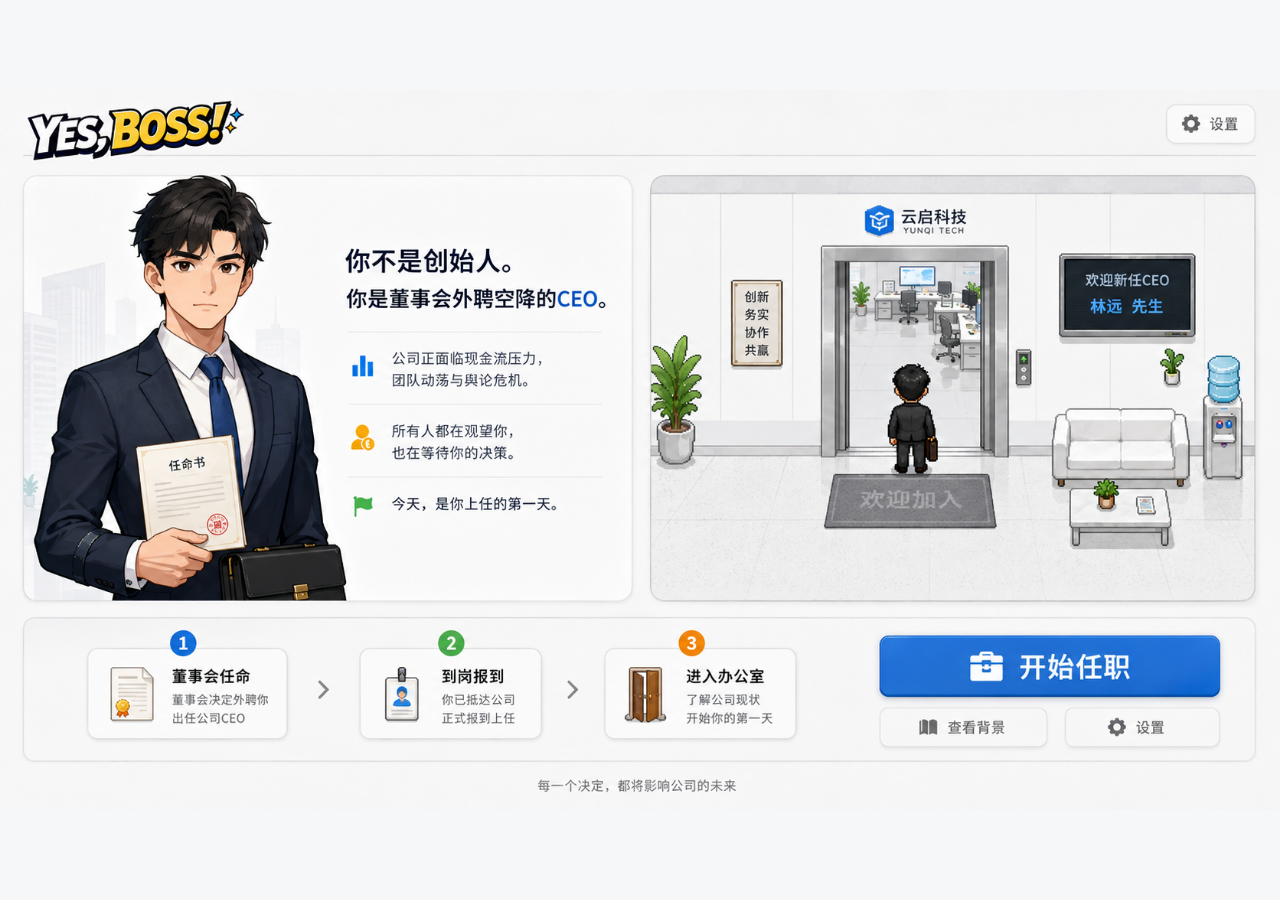
<file: index.html>
<!doctype html>
<html lang="zh-CN">
  <head>
    <meta charset="UTF-8" />
    <meta name="viewport" content="width=device-width, initial-scale=1.0" />
    <title>YESBOSS 开始任职</title>
    <link rel="stylesheet" href="./style.css?v=start-office" />
  </head>
  <body class="start-page">
    <main class="start-screen" aria-label="YESBOSS 任职入口">
      <img src="./assets/home-start.png" alt="YESBOSS 新任 CEO 任职首页" />
      <a class="start-job-link" href="./office.html" aria-label="开始任职，进入办公室"></a>
    </main>
  </body>
</html>
</file>
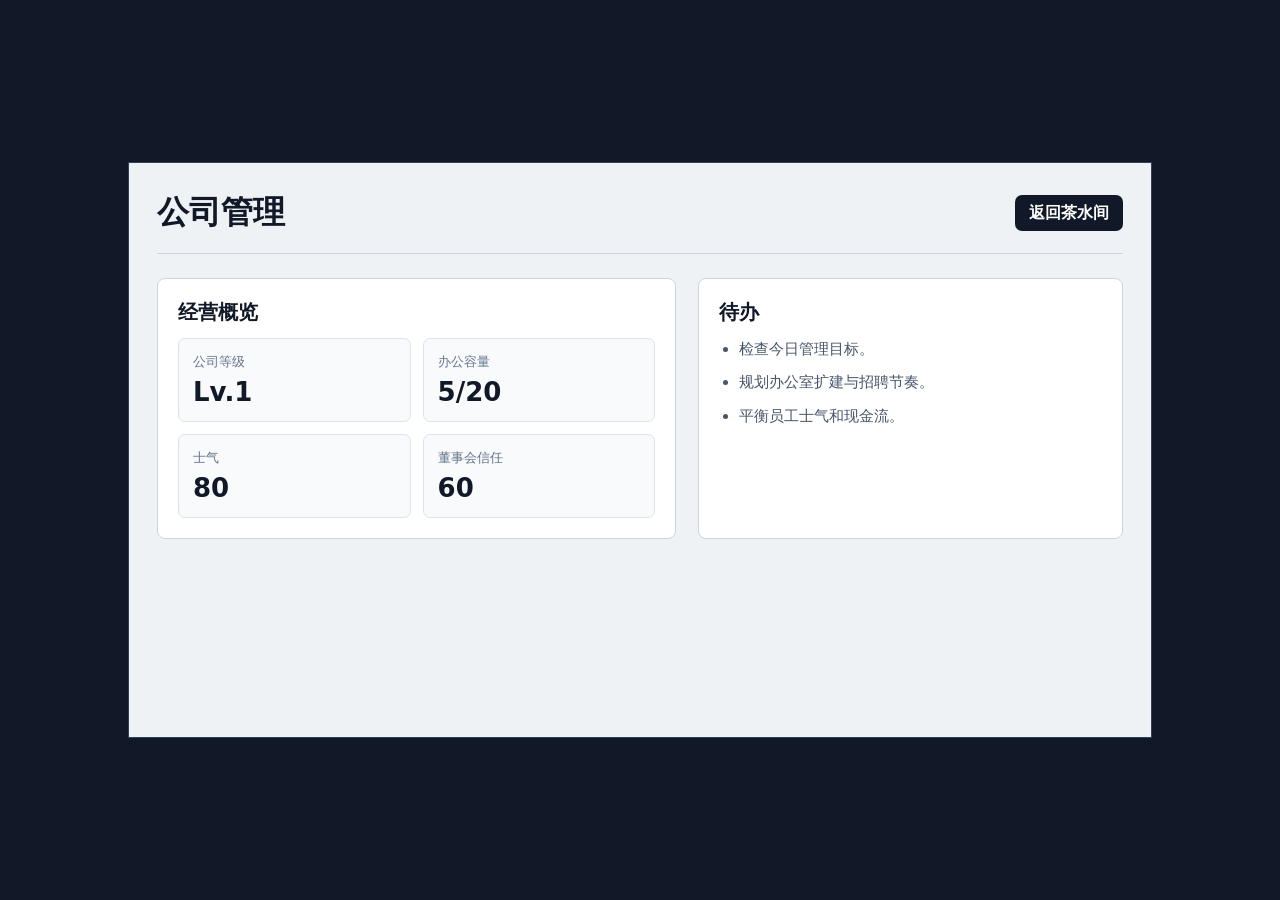
<file: company.html>
<!doctype html>
<html lang="zh-CN">
  <head>
    <meta charset="UTF-8" />
    <meta name="viewport" content="width=device-width, initial-scale=1.0" />
    <title>YESBOSS 公司管理</title>
    <link rel="stylesheet" href="./action-page.css" />
  </head>
  <body>
    <main class="action-shell">
      <header class="action-topbar">
        <h1>公司管理</h1>
        <a href="./index.html">返回茶水间</a>
      </header>
      <section class="action-content">
        <div class="panel">
          <h2>经营概览</h2>
          <div class="metric-grid">
            <div class="metric"><span>公司等级</span><strong>Lv.1</strong></div>
            <div class="metric"><span>办公容量</span><strong>5/20</strong></div>
            <div class="metric"><span>士气</span><strong>80</strong></div>
            <div class="metric"><span>董事会信任</span><strong>60</strong></div>
          </div>
        </div>
        <div class="panel">
          <h2>待办</h2>
          <ul>
            <li>检查今日管理目标。</li>
            <li>规划办公室扩建与招聘节奏。</li>
            <li>平衡员工士气和现金流。</li>
          </ul>
        </div>
      </section>
    </main>
  </body>
</html>
</file>
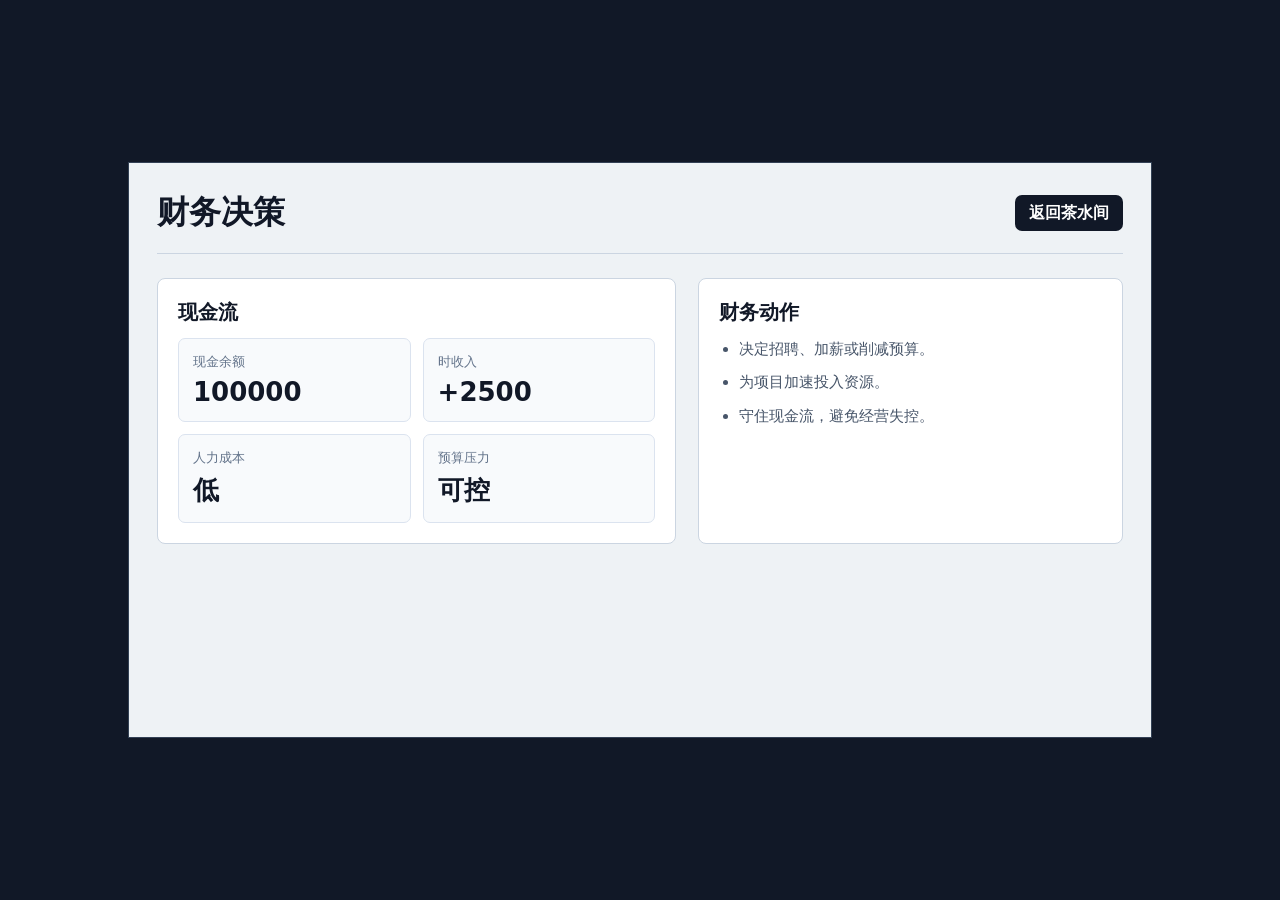
<file: finance.html>
<!doctype html>
<html lang="zh-CN">
  <head>
    <meta charset="UTF-8" />
    <meta name="viewport" content="width=device-width, initial-scale=1.0" />
    <title>YESBOSS 财务决策</title>
    <link rel="stylesheet" href="./action-page.css" />
  </head>
  <body>
    <main class="action-shell">
      <header class="action-topbar">
        <h1>财务决策</h1>
        <a href="./index.html">返回茶水间</a>
      </header>
      <section class="action-content">
        <div class="panel">
          <h2>现金流</h2>
          <div class="metric-grid">
            <div class="metric"><span>现金余额</span><strong>100000</strong></div>
            <div class="metric"><span>时收入</span><strong>+2500</strong></div>
            <div class="metric"><span>人力成本</span><strong>低</strong></div>
            <div class="metric"><span>预算压力</span><strong>可控</strong></div>
          </div>
        </div>
        <div class="panel">
          <h2>财务动作</h2>
          <ul>
            <li>决定招聘、加薪或削减预算。</li>
            <li>为项目加速投入资源。</li>
            <li>守住现金流，避免经营失控。</li>
          </ul>
        </div>
      </section>
    </main>
  </body>
</html>
</file>
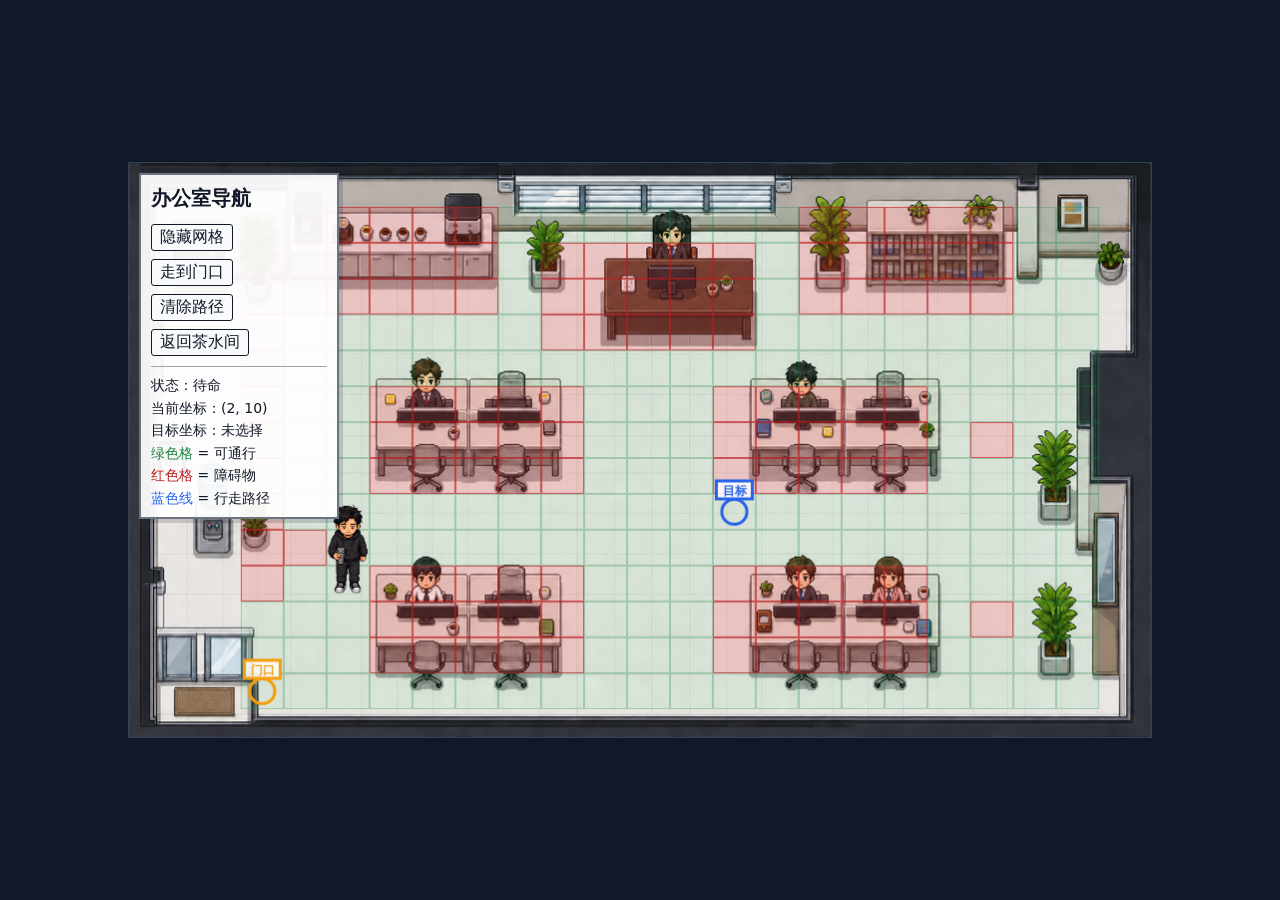
<file: office.html>
<!doctype html>
<html lang="zh-CN">
  <head>
    <meta charset="UTF-8" />
    <meta name="viewport" content="width=device-width, initial-scale=1.0" />
    <title>YESBOSS 办公室导航</title>
    <link rel="stylesheet" href="./office-style.css?v=modules-people" />
  </head>
  <body>
    <main class="office-shell">
      <canvas id="officeCanvas" width="1024" height="576" aria-label="Office navigation map"></canvas>
      <aside class="navigator-panel" aria-label="办公室导航">
        <h1>办公室导航</h1>
        <button id="toggleGridButton" type="button">隐藏网格</button>
        <button id="moveDoorButton" type="button">走到门口</button>
        <button id="clearPathButton" type="button">清除路径</button>
        <button id="exitOfficeButton" type="button">返回茶水间</button>
        <div class="status-box">
          <p id="officeStatus">状态：待命</p>
          <p id="officePosition">当前坐标：(2, 10)</p>
          <p id="officeTarget">目标坐标：未选择</p>
          <p><span class="green-text">绿色格</span> = 可通行</p>
          <p><span class="red-text">红色格</span> = 障碍物</p>
          <p><span class="path-text">蓝色线</span> = 行走路径</p>
        </div>
      </aside>
    </main>

    <script src="./office-map.js?v=seated-office-1"></script>
  </body>
</html>
</file>
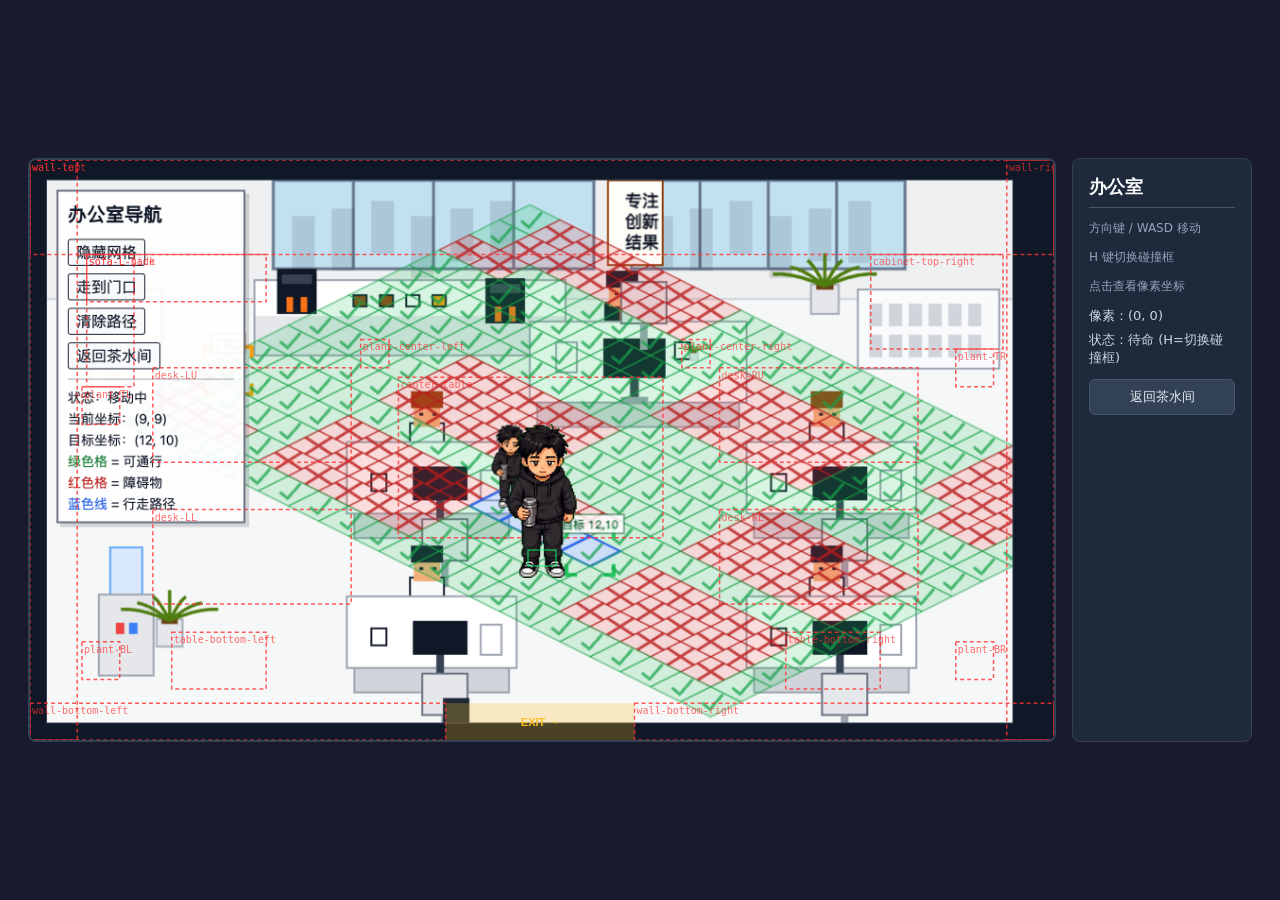
<file: office2.html>
<!doctype html>
<html lang="zh-CN">
  <head>
    <meta charset="UTF-8" />
    <meta name="viewport" content="width=device-width, initial-scale=1.0" />
    <title>YESBOSS 办公室场景2</title>
    <link rel="stylesheet" href="./office2-style.css" />
  </head>
  <body>
    <main class="scene-shell">
      <canvas id="gameCanvas" width="1024" height="580" aria-label="Office scene 2"></canvas>
      <aside class="info-panel" aria-label="场景信息">
        <h1>办公室</h1>
        <p class="hint">方向键 / WASD 移动</p>
        <p class="hint">H 键切换碰撞框</p>
        <p class="hint">点击查看像素坐标</p>
        <div class="status-box">
          <p id="coordDisplay">像素：(0, 0)</p>
          <p id="statusDisplay">状态：待命</p>
        </div>
        <button id="backButton" type="button">返回茶水间</button>
      </aside>
    </main>
    <script src="./office2-map.js"></script>
  </body>
</html>
</file>
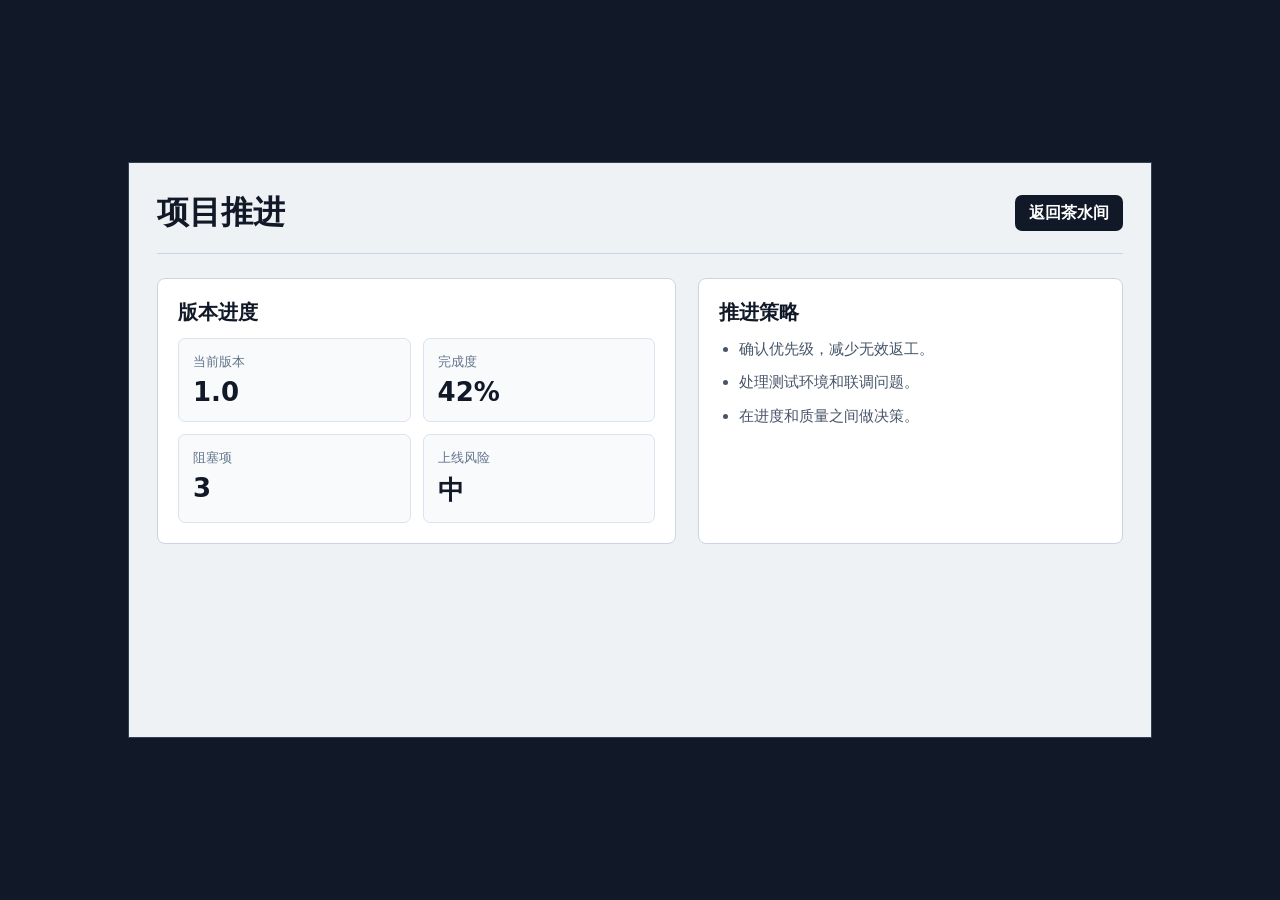
<file: projects.html>
<!doctype html>
<html lang="zh-CN">
  <head>
    <meta charset="UTF-8" />
    <meta name="viewport" content="width=device-width, initial-scale=1.0" />
    <title>YESBOSS 项目推进</title>
    <link rel="stylesheet" href="./action-page.css" />
  </head>
  <body>
    <main class="action-shell">
      <header class="action-topbar">
        <h1>项目推进</h1>
        <a href="./index.html">返回茶水间</a>
      </header>
      <section class="action-content">
        <div class="panel">
          <h2>版本进度</h2>
          <div class="metric-grid">
            <div class="metric"><span>当前版本</span><strong>1.0</strong></div>
            <div class="metric"><span>完成度</span><strong>42%</strong></div>
            <div class="metric"><span>阻塞项</span><strong>3</strong></div>
            <div class="metric"><span>上线风险</span><strong>中</strong></div>
          </div>
        </div>
        <div class="panel">
          <h2>推进策略</h2>
          <ul>
            <li>确认优先级，减少无效返工。</li>
            <li>处理测试环境和联调问题。</li>
            <li>在进度和质量之间做决策。</li>
          </ul>
        </div>
      </section>
    </main>
  </body>
</html>
</file>
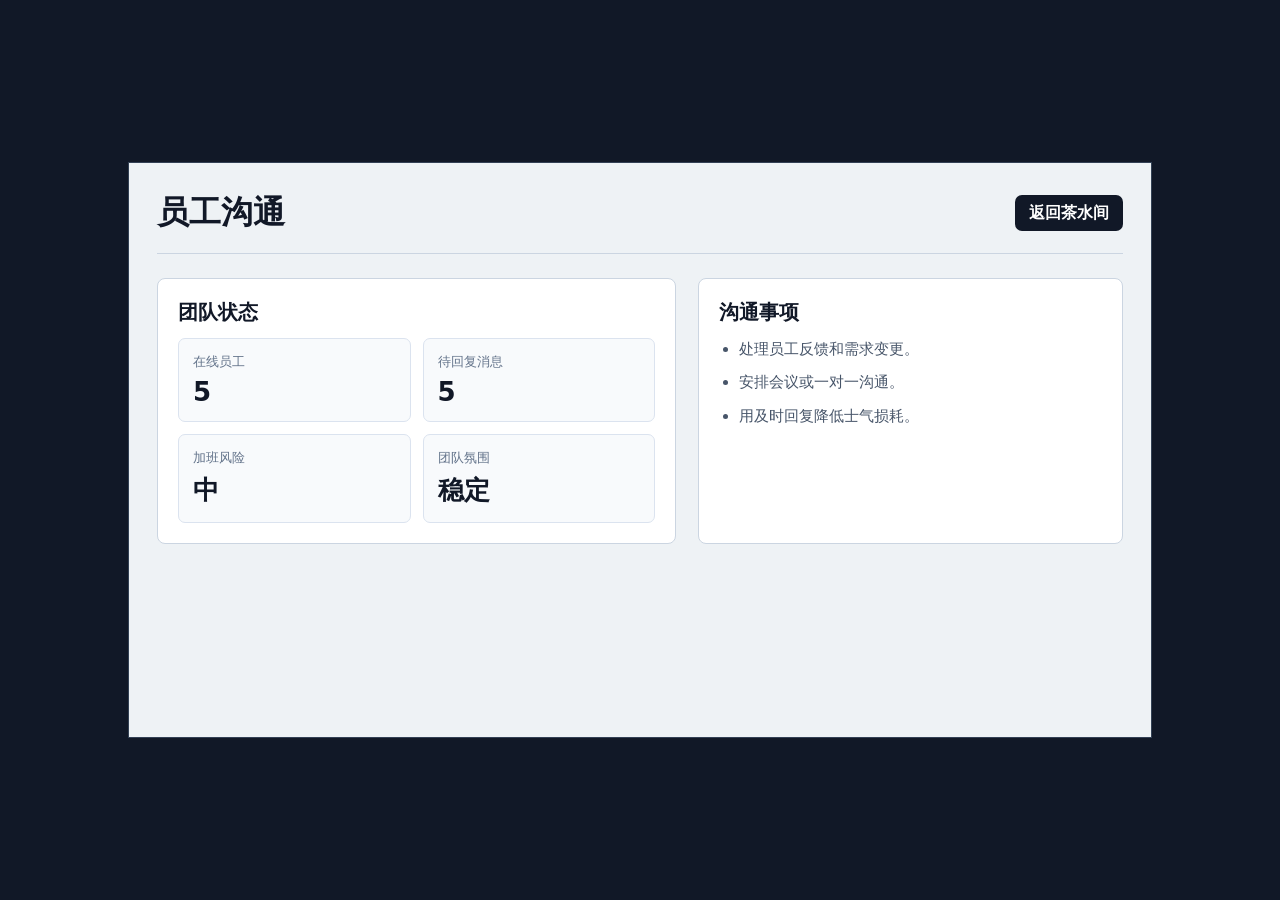
<file: staff.html>
<!doctype html>
<html lang="zh-CN">
  <head>
    <meta charset="UTF-8" />
    <meta name="viewport" content="width=device-width, initial-scale=1.0" />
    <title>YESBOSS 员工沟通</title>
    <link rel="stylesheet" href="./action-page.css" />
  </head>
  <body>
    <main class="action-shell">
      <header class="action-topbar">
        <h1>员工沟通</h1>
        <a href="./index.html">返回茶水间</a>
      </header>
      <section class="action-content">
        <div class="panel">
          <h2>团队状态</h2>
          <div class="metric-grid">
            <div class="metric"><span>在线员工</span><strong>5</strong></div>
            <div class="metric"><span>待回复消息</span><strong>5</strong></div>
            <div class="metric"><span>加班风险</span><strong>中</strong></div>
            <div class="metric"><span>团队氛围</span><strong>稳定</strong></div>
          </div>
        </div>
        <div class="panel">
          <h2>沟通事项</h2>
          <ul>
            <li>处理员工反馈和需求变更。</li>
            <li>安排会议或一对一沟通。</li>
            <li>用及时回复降低士气损耗。</li>
          </ul>
        </div>
      </section>
    </main>
  </body>
</html>
</file>
<file: style.css>
* {
  box-sizing: border-box;
}

.start-page {
  margin: 0;
  min-height: 100vh;
  background: #f6f7f9;
}

.start-screen {
  position: relative;
  width: min(100vw, 1672px);
  aspect-ratio: 1672 / 941;
  margin: 0 auto;
  overflow: hidden;
  background: #ffffff;
}

.start-screen img {
  display: block;
  width: 100%;
  height: 100%;
  object-fit: contain;
}

.start-job-link {
  position: absolute;
  left: 68.6%;
  top: 75.4%;
  width: 26.8%;
  height: 9.2%;
  border-radius: 10px;
}

.start-job-link:focus-visible {
  outline: 4px solid #facc15;
  outline-offset: 4px;
}

html,
body {
  margin: 0;
  min-height: 100%;
}

body {
  display: grid;
  place-items: center;
  min-height: 100vh;
  background: #111827;
  color: #e5e7eb;
  font-family:
    Inter, ui-sans-serif, system-ui, -apple-system, BlinkMacSystemFont, "Segoe UI",
    sans-serif;
}

.game-shell {
  display: grid;
  gap: 12px;
  width: min(1024px, calc(100vw - 32px));
}

.stage {
  position: relative;
  overflow: hidden;
  width: 100%;
  aspect-ratio: 16 / 9;
  background: #0f172a;
  border: 1px solid #334155;
}

canvas {
  display: block;
  width: 100%;
  height: 100%;
  aspect-ratio: 16 / 9;
  background: #0f172a;
  border: 0;
  cursor: default;
}

.game-shell.phone-mode canvas {
  cursor: default;
}

.game-ui {
  position: absolute;
  inset: 0;
  z-index: 2;
  color: #1f2937;
  font-family:
    Inter, ui-sans-serif, system-ui, -apple-system, BlinkMacSystemFont, "Segoe UI",
    sans-serif;
  pointer-events: none;
}

.game-shell.phone-mode .game-ui,
.bottom-actions {
  opacity: 1;
}

.top-status,
.location-tag,
.phone-panel {
  opacity: 0;
  pointer-events: none;
  transition: opacity 180ms ease;
}

.game-shell.phone-mode .top-status,
.game-shell.phone-mode .location-tag,
.game-shell.phone-mode .phone-panel {
  opacity: 1;
  pointer-events: auto;
}

.top-status {
  position: absolute;
  top: 0;
  left: 0;
  right: 0;
  display: grid;
  grid-template-columns:
    minmax(154px, 1.25fr)
    minmax(112px, 0.9fr)
    minmax(126px, 1fr)
    minmax(80px, 0.68fr)
    minmax(106px, 0.9fr)
    minmax(86px, 0.72fr);
  gap: 7px;
  align-items: center;
  min-height: 54px;
  padding: 7px 12px;
  background: rgba(255, 255, 255, 0.92);
  border-bottom: 1px solid rgba(148, 163, 184, 0.45);
  box-shadow: 0 2px 8px rgba(15, 23, 42, 0.1);
}

.brand-mark {
  color: #111827;
  font-size: 27px;
  font-style: italic;
  font-weight: 950;
  line-height: 1;
  text-shadow:
    2px 2px 0 #ffffff,
    4px 4px 0 #facc15;
}

.status-card {
  display: flex;
  align-items: center;
  gap: 8px;
  min-width: 0;
  min-height: 38px;
  padding: 5px 9px;
  background: rgba(248, 250, 252, 0.9);
  border: 1px solid rgba(203, 213, 225, 0.9);
  border-radius: 6px;
  box-shadow: inset 0 1px 0 rgba(255, 255, 255, 0.75);
}

.status-card span:not(.status-icon) {
  display: grid;
  min-width: 0;
}

.status-card strong {
  color: #111827;
  font-size: 16px;
  line-height: 1.05;
}

.calendar-card strong {
  display: flex;
  align-items: baseline;
  gap: 6px;
}

.calendar-card b {
  color: #111827;
  font-size: 15px;
}

.status-card small,
.status-card em {
  color: #475569;
  font-size: 12px;
  font-style: normal;
  line-height: 1.1;
  white-space: nowrap;
}

.stat-number {
  font-family: Arial, "Helvetica Neue", ui-sans-serif, system-ui, sans-serif;
  font-feature-settings: "tnum";
  font-variant-numeric: tabular-nums;
  letter-spacing: 0;
  white-space: nowrap;
}

.status-card em {
  color: #16a34a;
  font-weight: 800;
}

.status-card.compact {
  padding-inline: 8px;
}

.status-icon,
.button-icon {
  position: relative;
  display: inline-grid;
  flex: 0 0 auto;
  place-items: center;
  width: 26px;
  height: 26px;
  border-radius: 6px;
}

.calendar-icon {
  border: 3px solid #2563eb;
}

.calendar-icon::before,
.calendar-icon::after {
  position: absolute;
  content: "";
  background: #2563eb;
}

.calendar-icon::before {
  top: 7px;
  left: 4px;
  right: 4px;
  height: 3px;
}

.calendar-icon::after {
  bottom: 5px;
  width: 12px;
  height: 8px;
  border: 2px solid #2563eb;
  background: transparent;
}

.cash-icon {
  background: linear-gradient(135deg, #22c55e, #84cc16);
  transform: rotate(-8deg);
}

.cash-icon::before {
  content: "";
  width: 16px;
  height: 10px;
  border: 2px solid #14532d;
  border-radius: 2px;
}

.mood-icon {
  background: #facc15;
  border-radius: 50%;
}

.mood-icon::before {
  content: "";
  width: 14px;
  height: 7px;
  border-bottom: 3px solid #1f2937;
  border-radius: 0 0 999px 999px;
}

.trust-icon {
  background: #2563eb;
  clip-path: polygon(50% 0, 92% 17%, 82% 79%, 50% 100%, 18% 79%, 8% 17%);
}

.trust-icon::before {
  content: "";
  width: 8px;
  height: 12px;
  background: #ffffff;
  clip-path: polygon(50% 0, 64% 35%, 100% 35%, 70% 56%, 82% 100%, 50% 72%, 18% 100%, 30% 56%, 0 35%, 36% 35%);
}

.team-icon {
  background: #0ea5e9;
  border-radius: 50%;
}

.team-icon::before,
.team-icon::after {
  position: absolute;
  content: "";
  background: #22c55e;
  border: 2px solid #075985;
}

.team-icon::before {
  top: 4px;
  width: 11px;
  height: 11px;
  border-radius: 50%;
}

.team-icon::after {
  bottom: 3px;
  width: 20px;
  height: 10px;
  border-radius: 999px 999px 4px 4px;
}

.location-tag {
  position: absolute;
  top: 78px;
  left: 18px;
  display: grid;
  grid-template-columns: 20px auto;
  column-gap: 10px;
  align-items: center;
  min-width: 150px;
  padding: 14px 18px;
  background: rgba(255, 255, 255, 0.88);
  border: 1px solid rgba(148, 163, 184, 0.65);
  border-radius: 7px;
  box-shadow: 0 4px 12px rgba(15, 23, 42, 0.12);
}

.location-tag strong {
  color: #111827;
  font-size: 18px;
  line-height: 1.1;
}

.location-tag small {
  grid-column: 2;
  color: #525252;
  font-size: 12px;
  font-weight: 800;
  letter-spacing: 0.03em;
}

.pin-dot {
  width: 16px;
  height: 20px;
  background: #111827;
  clip-path: polygon(50% 100%, 12% 44%, 12% 18%, 50% 0, 88% 18%, 88% 44%);
}

.phone-panel {
  position: absolute;
  top: 76px;
  right: 14px;
  bottom: 88px;
  display: flex;
  flex-direction: column;
  width: 258px;
  max-width: calc(100% - 32px);
  min-height: 0;
  padding: 10px;
  background: rgba(248, 250, 252, 0.95);
  border: 1px solid rgba(148, 163, 184, 0.85);
  border-radius: 14px;
  box-shadow: 0 18px 36px rgba(15, 23, 42, 0.18);
  transition:
    width 180ms ease,
    right 180ms ease;
}

.phone-panel.chat-mode {
  width: min(548px, calc(100% - 28px));
}

.phone-panel-header {
  display: flex;
  align-items: center;
  gap: 8px;
}

.phone-panel h2 {
  flex: 1;
  margin: 0;
  color: #111827;
  font-size: 18px;
  line-height: 1;
}

.ap-pill {
  display: inline-flex;
  align-items: center;
  gap: 5px;
  color: #2563eb;
  font-size: 15px;
  font-weight: 900;
}

.ap-pill span {
  padding: 2px 5px;
  color: #ffffff;
  background: #2563eb;
  border-radius: 5px;
  font-size: 12px;
}

.close-phone {
  display: grid;
  place-items: center;
  width: 23px;
  height: 23px;
  border: 0;
  border-radius: 50%;
  color: #475569;
  background: rgba(226, 232, 240, 0.9);
  font-size: 19px;
  line-height: 1;
  cursor: pointer;
}

.phone-tabs {
  display: grid;
  grid-template-columns: 1fr 1fr;
  margin-top: 9px;
  overflow: hidden;
  border: 1px solid #cbd5e1;
  border-radius: 7px;
  background: #e5e7eb;
}

.phone-tabs button {
  min-height: 28px;
  border: 0;
  color: #111827;
  background: transparent;
  font-size: 13px;
  font-weight: 800;
}

.phone-tabs .active {
  color: #ffffff;
  background: linear-gradient(#2489f5, #1261c8);
}

.phone-list-view {
  display: flex;
  flex: 1;
  flex-direction: column;
  min-height: 0;
}

.message-list {
  display: grid;
  flex: 1;
  gap: 6px;
  min-height: 0;
  margin-top: 8px;
  padding-right: 2px;
  overflow-y: auto;
}

.message-card {
  position: relative;
  display: grid;
  grid-template-columns: 36px 1fr 18px;
  gap: 8px;
  align-items: center;
  min-height: 50px;
  padding: 6px;
  width: 100%;
  border: 1px solid rgba(203, 213, 225, 0.85);
  color: inherit;
  background: rgba(255, 255, 255, 0.74);
  border-radius: 8px;
  font: inherit;
  text-align: left;
  cursor: pointer;
}

.message-card.active {
  background: #eef6ff;
  box-shadow: inset 0 0 0 2px rgba(59, 130, 246, 0.12);
}

.message-card:hover,
.rail-contact:hover,
.back-chat:hover,
.phone-actions button:hover,
.phone-tabs button:hover {
  filter: brightness(0.98);
}

.avatar {
  display: grid;
  place-items: center;
  width: 34px;
  height: 34px;
  color: #ffffff;
  background: linear-gradient(135deg, #a16207, #78350f);
  border: 2px solid #e5e7eb;
  border-radius: 7px;
  font-size: 15px;
  font-weight: 900;
  box-shadow: inset 0 -5px 0 rgba(0, 0, 0, 0.18);
}

.avatar.glasses {
  background: linear-gradient(135deg, #475569, #111827);
}

.avatar.suit {
  background: linear-gradient(135deg, #2563eb, #1e3a8a);
}

.avatar.dark {
  background: linear-gradient(135deg, #111827, #4b5563);
}

.avatar.neutral {
  background: linear-gradient(135deg, #64748b, #334155);
}

.message-copy {
  min-width: 0;
}

.message-copy > span {
  display: flex;
  justify-content: space-between;
  gap: 6px;
  margin-bottom: 2px;
}

.message-copy strong {
  color: #111827;
  font-size: 13px;
}

.message-copy time {
  color: #64748b;
  font-size: 12px;
}

.message-copy p {
  margin: 0;
  color: #374151;
  display: -webkit-box;
  overflow: hidden;
  font-size: 12px;
  line-height: 1.24;
  -webkit-box-orient: vertical;
  -webkit-line-clamp: 2;
}

.badge {
  display: grid;
  place-items: center;
  width: 18px;
  height: 18px;
  color: #ffffff;
  background: #dc2626;
  border-radius: 50%;
  font-size: 11px;
  font-weight: 900;
}

.badge.muted {
  background: #9ca3af;
}

.phone-actions {
  display: grid;
  grid-template-columns: repeat(3, 1fr);
  gap: 6px;
  margin-top: 8px;
}

.phone-actions button {
  min-height: 29px;
  border: 1px solid #cbd5e1;
  border-radius: 7px;
  color: #1f2937;
  background: #ffffff;
  font-weight: 800;
  font-size: 12px;
}

.conversation-view {
  display: grid;
  flex: 1;
  grid-template-columns: 86px minmax(0, 1fr);
  gap: 10px;
  min-height: 0;
  margin-top: 10px;
}

.conversation-view[hidden],
.phone-list-view[hidden] {
  display: none;
}

.conversation-rail {
  display: grid;
  align-content: start;
  gap: 6px;
  min-height: 0;
  padding-right: 2px;
  overflow-y: auto;
}

.back-chat,
.rail-contact {
  position: relative;
  display: grid;
  place-items: center;
  border: 1px solid rgba(203, 213, 225, 0.9);
  border-radius: 8px;
  background: rgba(255, 255, 255, 0.78);
  color: #111827;
  cursor: pointer;
}

.back-chat {
  min-height: 42px;
}

.back-chat::before {
  content: "";
  width: 15px;
  height: 15px;
  border-left: 3px solid #111827;
  border-bottom: 3px solid #111827;
  transform: rotate(45deg);
}

.rail-contact {
  grid-template-columns: 34px 1fr;
  gap: 4px;
  min-height: 52px;
  padding: 5px;
  font: inherit;
}

.rail-contact.active {
  background: #dbeafe;
  box-shadow: inset 0 0 0 2px rgba(59, 130, 246, 0.18);
}

.rail-contact time {
  color: #475569;
  font-size: 11px;
}

.rail-contact .badge {
  position: absolute;
  right: 5px;
  bottom: 5px;
}

.chat-pane {
  display: flex;
  min-width: 0;
  min-height: 0;
  overflow: hidden;
  flex-direction: column;
  background: rgba(255, 255, 255, 0.66);
  border: 1px solid rgba(203, 213, 225, 0.9);
  border-radius: 10px;
}

.chat-contact-header {
  display: grid;
  grid-template-columns: 40px minmax(0, 1fr);
  gap: 8px;
  align-items: center;
  padding: 8px 10px;
  border-bottom: 1px solid #dbe3ef;
  background: rgba(248, 250, 252, 0.86);
}

.chat-contact-header .avatar {
  width: 38px;
  height: 38px;
}

.chat-contact-header strong,
.chat-contact-header small {
  display: block;
  overflow: hidden;
  text-overflow: ellipsis;
  white-space: nowrap;
}

.chat-contact-header strong {
  color: #111827;
  font-size: 15px;
}

.chat-contact-header small {
  margin-top: 2px;
  color: #475569;
  font-size: 12px;
}

.chat-thread {
  display: flex;
  flex: 1;
  flex-direction: column;
  gap: 8px;
  min-height: 0;
  padding: 10px;
  overflow-y: auto;
}

.chat-row {
  display: grid;
  grid-template-columns: 30px minmax(0, 1fr);
  gap: 7px;
  align-items: end;
  max-width: 82%;
}

.chat-row.from-player {
  align-self: end;
  grid-template-columns: minmax(0, 1fr) 30px;
}

.chat-row .avatar {
  width: 30px;
  height: 30px;
  border-radius: 6px;
  font-size: 13px;
}

.chat-bubble {
  padding: 7px 9px;
  color: #1f2937;
  background: #ffffff;
  border: 1px solid #dbe3ef;
  border-radius: 8px;
  font-size: 12px;
  line-height: 1.35;
  box-shadow: 0 1px 2px rgba(15, 23, 42, 0.06);
}

.from-player .chat-bubble {
  color: #ffffff;
  background: linear-gradient(#2188ff, #0968df);
  border-color: #0b66d8;
}

.chat-composer {
  display: grid;
  grid-template-columns: 1fr 72px;
  gap: 8px;
  padding: 8px 10px 10px;
  border-top: 1px solid #dbe3ef;
  background: rgba(248, 250, 252, 0.86);
}

.chat-composer input {
  min-width: 0;
  height: 34px;
  padding: 0 11px;
  border: 1px solid #cbd5e1;
  border-radius: 7px;
  color: #111827;
  background: #ffffff;
  font: inherit;
  font-size: 13px;
}

.chat-composer button {
  border: 0;
  border-radius: 7px;
  color: #ffffff;
  background: linear-gradient(#2188ff, #0968df);
  font-weight: 900;
  cursor: pointer;
}

.bottom-actions {
  position: absolute;
  right: 0;
  bottom: 0;
  left: 0;
  display: grid;
  grid-template-columns: repeat(4, minmax(130px, 1fr));
  gap: 12px;
  padding: 10px 24px;
  background: rgba(255, 255, 255, 0.92);
  border-top: 1px solid rgba(148, 163, 184, 0.45);
  pointer-events: auto;
}

.bottom-actions button {
  display: flex;
  align-items: center;
  justify-content: center;
  gap: 10px;
  min-height: 44px;
  border: 0;
  border-radius: 8px;
  color: #ffffff;
  font-size: 18px;
  font-weight: 900;
  cursor: pointer;
  pointer-events: auto;
  box-shadow:
    inset 0 2px 0 rgba(255, 255, 255, 0.26),
    inset 0 -4px 0 rgba(0, 0, 0, 0.18),
    0 3px 8px rgba(15, 23, 42, 0.16);
}

.bottom-actions .blue {
  background: linear-gradient(#1d8cff, #075dc6);
}

.bottom-actions .green {
  background: linear-gradient(#69b83b, #35831c);
}

.bottom-actions .orange {
  background: linear-gradient(#ff9b21, #dc6400);
}

.bottom-actions .red {
  background: linear-gradient(#ef4444, #c51f1f);
}

.button-icon {
  width: 24px;
  height: 24px;
}

.building-icon {
  border: 3px solid #ffffff;
  border-bottom-width: 5px;
  border-radius: 2px;
}

.building-icon::before {
  content: "";
  width: 4px;
  height: 4px;
  box-shadow:
    -6px -4px 0 #ffffff,
    0 -4px 0 #ffffff,
    6px -4px 0 #ffffff,
    -6px 4px 0 #ffffff,
    0 4px 0 #ffffff,
    6px 4px 0 #ffffff;
}

.people-icon::before,
.people-icon::after {
  position: absolute;
  content: "";
  background: #ffffff;
}

.people-icon::before {
  top: 2px;
  width: 10px;
  height: 10px;
  border-radius: 50%;
  box-shadow: 13px 2px 0 #ffffff;
}

.people-icon::after {
  bottom: 2px;
  width: 24px;
  height: 12px;
  border-radius: 999px 999px 3px 3px;
}

.chart-icon::before {
  content: "";
  width: 6px;
  height: 19px;
  background: #ffffff;
  box-shadow:
    -9px 6px 0 #ffffff,
    9px -5px 0 #ffffff;
}

.yuan-icon {
  border-radius: 50%;
  border: 3px solid #ffffff;
}

.yuan-icon::before {
  content: "¥";
  color: #ffffff;
  font-size: 17px;
  font-weight: 900;
}

.hud {
  display: flex;
  justify-content: space-between;
  gap: 16px;
  color: #cbd5e1;
  font-size: 14px;
  line-height: 1.4;
}

@media (max-width: 620px) {
  .hud {
    flex-direction: column;
    gap: 4px;
  }
}

@media (max-width: 860px) {
  .top-status {
    grid-template-columns: 1fr 1fr;
  }

  .brand-mark,
  .location-tag {
    display: none;
  }

  .phone-panel {
    top: 68px;
    right: 10px;
    bottom: 126px;
    width: 252px;
  }

  .phone-panel.chat-mode {
    width: calc(100% - 20px);
  }

  .conversation-view {
    grid-template-columns: 72px minmax(0, 1fr);
  }

  .chat-row {
    max-width: 94%;
  }

  .bottom-actions {
    grid-template-columns: 1fr 1fr;
  }
}
</file>
<file: action-page.css>
* {
  box-sizing: border-box;
}

html,
body {
  margin: 0;
  min-height: 100%;
}

body {
  display: grid;
  place-items: center;
  min-height: 100vh;
  background: #111827;
  color: #111827;
  font-family:
    Inter, ui-sans-serif, system-ui, -apple-system, BlinkMacSystemFont, "Segoe UI",
    sans-serif;
}

.action-shell {
  width: min(1024px, calc(100vw - 32px));
  min-height: min(576px, calc(100vh - 32px));
  padding: 28px;
  background: #eef2f5;
  border: 1px solid #334155;
}

.action-topbar {
  display: flex;
  align-items: center;
  justify-content: space-between;
  gap: 16px;
  padding-bottom: 18px;
  border-bottom: 1px solid #cbd5e1;
}

.action-topbar a {
  display: inline-flex;
  align-items: center;
  min-height: 36px;
  padding: 0 14px;
  color: #ffffff;
  background: #111827;
  border-radius: 7px;
  font-weight: 900;
  text-decoration: none;
}

h1,
p {
  margin: 0;
}

h1 {
  font-size: 32px;
  letter-spacing: 0;
}

.action-content {
  display: grid;
  grid-template-columns: minmax(0, 1.1fr) minmax(260px, 0.9fr);
  gap: 22px;
  margin-top: 24px;
}

.panel {
  padding: 20px;
  background: #ffffff;
  border: 1px solid #cbd5e1;
  border-radius: 8px;
}

.panel h2 {
  margin: 0 0 12px;
  color: #111827;
  font-size: 20px;
}

.panel p,
.panel li {
  color: #475569;
  font-size: 15px;
  line-height: 1.55;
}

.metric-grid {
  display: grid;
  grid-template-columns: repeat(2, minmax(0, 1fr));
  gap: 12px;
}

.metric {
  padding: 14px;
  background: #f8fafc;
  border: 1px solid #dbe3ef;
  border-radius: 7px;
}

.metric span {
  display: block;
  color: #64748b;
  font-size: 13px;
}

.metric strong {
  display: block;
  margin-top: 6px;
  color: #111827;
  font-size: 26px;
}

ul {
  display: grid;
  gap: 10px;
  margin: 0;
  padding-left: 20px;
}

@media (max-width: 760px) {
  .action-content {
    grid-template-columns: 1fr;
  }
}
</file>
<file: office-style.css>
* {
  box-sizing: border-box;
}

html,
body {
  margin: 0;
  min-height: 100%;
}

body {
  display: grid;
  place-items: center;
  min-height: 100vh;
  background: #111827;
  color: #111827;
  font-family: ui-monospace, SFMono-Regular, Menlo, Monaco, Consolas, "Liberation Mono", monospace;
}

.office-shell {
  position: relative;
  width: min(1024px, calc(100vw - 32px));
  aspect-ratio: 16 / 9;
  overflow: hidden;
  background: #eef2f5;
  border: 1px solid #334155;
}

#officeCanvas {
  display: block;
  width: 100%;
  height: 100%;
  background: #eef2f5;
  cursor: crosshair;
}

.navigator-panel {
  position: absolute;
  top: 10px;
  left: 10px;
  display: grid;
  gap: 8px;
  width: 200px;
  padding: 10px;
  background: rgba(255, 255, 255, 0.94);
  border: 2px solid #6b7280;
  box-shadow: 4px 4px 0 rgba(15, 23, 42, 0.16);
}

.navigator-panel h1 {
  margin: 0 0 4px;
  font-size: 20px;
  letter-spacing: 0;
}

.navigator-panel button {
  justify-self: start;
  min-height: 26px;
  padding: 2px 8px;
  border: 1px solid #111827;
  border-radius: 3px;
  color: #111827;
  background: #f8fafc;
  font: inherit;
  cursor: pointer;
}

.navigator-panel button:hover {
  background: #e5e7eb;
}

.status-box {
  display: grid;
  gap: 5px;
  margin-top: 2px;
  padding-top: 10px;
  border-top: 1px solid #9ca3af;
  font-family: Inter, ui-sans-serif, system-ui, -apple-system, BlinkMacSystemFont, "Segoe UI", sans-serif;
  font-size: 14px;
  line-height: 1.25;
}

.status-box p {
  margin: 0;
}

.green-text {
  color: #16803a;
}

.red-text {
  color: #b91c1c;
}

.path-text {
  color: #2563eb;
}

@media (max-width: 720px) {
  .navigator-panel {
    width: 176px;
    transform: scale(0.86);
    transform-origin: top left;
  }
}
</file>
<file: office2-style.css>
* {
  margin: 0;
  padding: 0;
  box-sizing: border-box;
}

body {
  background: #1a1a2e;
  font-family: "PingFang SC", "Microsoft YaHei", system-ui, sans-serif;
  display: flex;
  justify-content: center;
  align-items: center;
  min-height: 100vh;
}

.scene-shell {
  display: flex;
  gap: 16px;
  padding: 16px;
}

#gameCanvas {
  border: 2px solid #334155;
  border-radius: 8px;
  background: #0f172a;
  display: block;
}

.info-panel {
  width: 180px;
  background: #1e293b;
  border: 1px solid #334155;
  border-radius: 8px;
  padding: 16px;
  color: #e2e8f0;
  display: flex;
  flex-direction: column;
  gap: 12px;
}

.info-panel h1 {
  font-size: 18px;
  color: #f8fafc;
  border-bottom: 1px solid #475569;
  padding-bottom: 8px;
}

.info-panel .hint {
  font-size: 12px;
  color: #94a3b8;
}

.status-box {
  font-size: 13px;
  color: #cbd5e1;
  display: flex;
  flex-direction: column;
  gap: 6px;
}

.info-panel button {
  padding: 8px 12px;
  border: 1px solid #475569;
  border-radius: 6px;
  background: #334155;
  color: #e2e8f0;
  font-size: 13px;
  cursor: pointer;
  transition: background 0.2s;
}

.info-panel button:hover {
  background: #475569;
}
</file>
